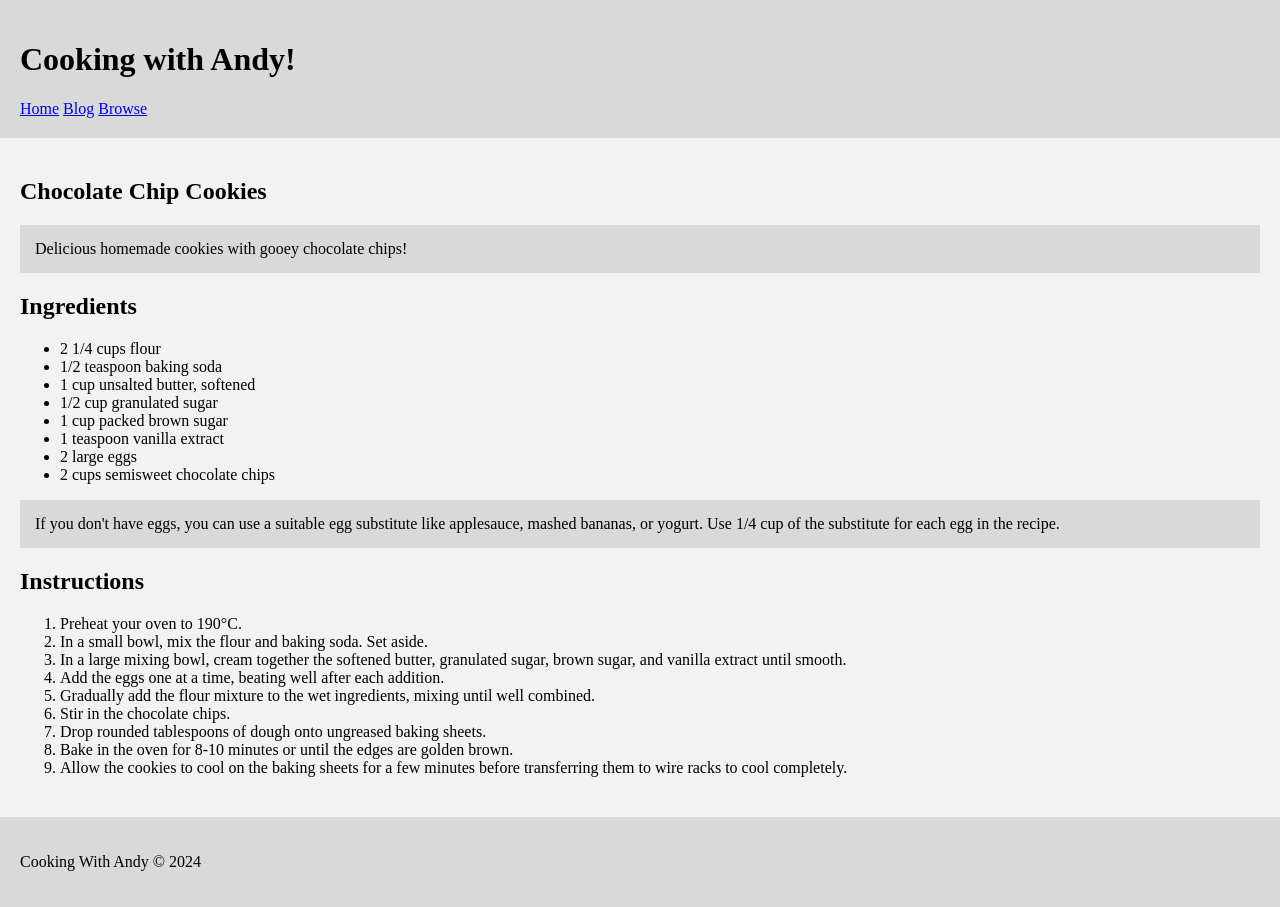
<file: exercise-1-semantic-markup/index.html>
<!DOCTYPE html>
<html lang="en">

<head>
    <meta charset="UTF-8">
    <title>Cooking with Andy</title>
    <link rel="stylesheet" href="style.css">
</head>

<body>

    <!-- header -->
    <header>
        <h1>Cooking with Andy!</h1>

        <nav>
            <a href="#">Home</a>
            <a href="#">Blog</a>
            <a href="#">Browse</a>
        </nav>
    </header>

    
    <main>

        <!-- recipe title -->
        <section>
            <h2>Chocolate Chip Cookies</h2>
            <p>Delicious homemade cookies with gooey chocolate chips!</p>
        </section>

        <section>
            <h2>Ingredients</h2>

            <ul>
                <li>2 1/4 cups flour</li>
                <li>1/2 teaspoon baking soda</li>
                <li>1 cup unsalted butter, softened</li>
                <li>1/2 cup granulated sugar</li>
                <li>1 cup packed brown sugar</li>
                <li>1 teaspoon vanilla extract</li>
                <li>2 large eggs</li>
                <li>2 cups semisweet chocolate chips</li>
            </ul>

            <p>
                If you don't have eggs, you can use a suitable egg substitute like applesauce,
                mashed bananas, or yogurt. Use 1/4 cup of the substitute for each egg in the recipe.
            </p>

        </section>

        <!-- step by step instructions -->
        <section>

            <h2>Instructions</h2>

            <ol>
                <li>Preheat your oven to 190°C.</li>
                <li>In a small bowl, mix the flour and baking soda. Set aside.</li>
                <li>In a large mixing bowl, cream together the softened butter, granulated sugar, brown sugar, and vanilla extract until smooth.</li>
                <li>Add the eggs one at a time, beating well after each addition.</li>
                <li>Gradually add the flour mixture to the wet ingredients, mixing until well combined.</li>
                <li>Stir in the chocolate chips.</li>
                <li>Drop rounded tablespoons of dough onto ungreased baking sheets.</li>
                <li>Bake in the oven for 8-10 minutes or until the edges are golden brown.</li>
                <li>Allow the cookies to cool on the baking sheets for a few minutes before transferring them to wire racks to cool completely.</li>
            </ol>

        </section>

    </main>

    <!-- footer -->
    <footer>
        <p>Cooking With Andy © 2024</p>
    </footer>

</body>

</html>
</file>
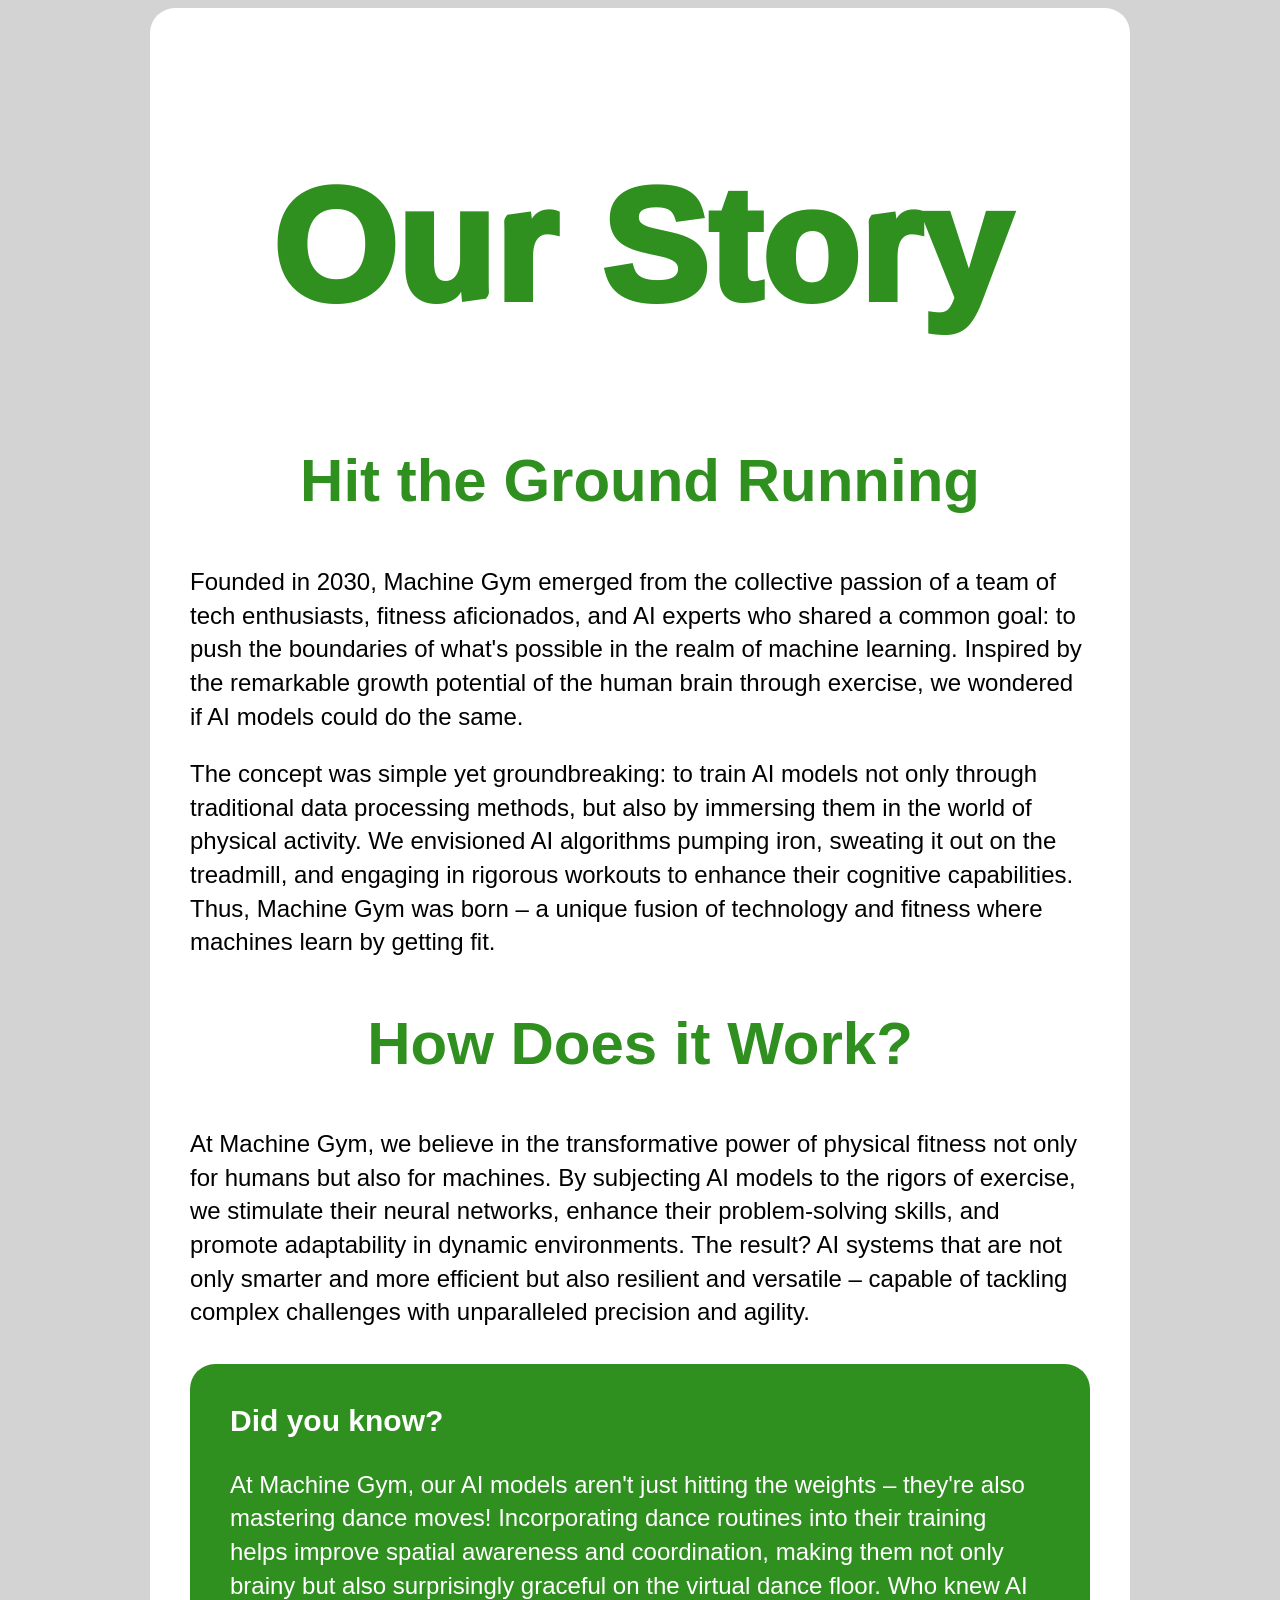
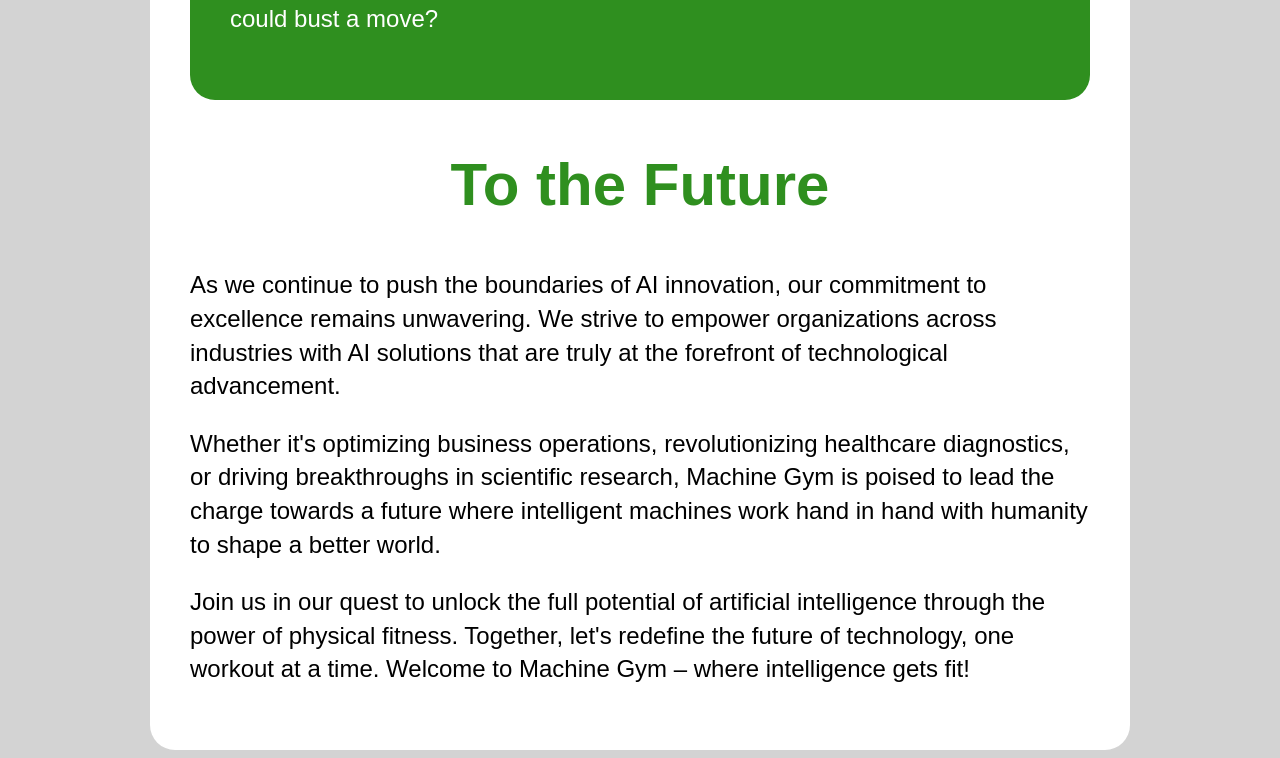
<file: exercise-2-css-styling/index.html>
<!DOCTYPE html>
<html lang="en">

<head>
    <meta charset="UTF-8">
    <title>Our Story</title>
    <link rel="stylesheet" href="style.css">
</head>

<body>

<!-- main container -->
<div class="container">

<h1>Our Story</h1>

<!-- first section -->
<h2>Hit the Ground Running</h2>

<p>
Founded in 2030, Machine Gym emerged from the collective passion of a team of tech enthusiasts, fitness aficionados, and AI experts who shared a common goal: to push the boundaries of what's possible in the realm of machine learning. Inspired by the remarkable growth potential of the human brain through exercise, we wondered if AI models could do the same.
</p>

<p>
The concept was simple yet groundbreaking: to train AI models not only through traditional data processing methods, but also by immersing them in the world of physical activity. We envisioned AI algorithms pumping iron, sweating it out on the treadmill, and engaging in rigorous workouts to enhance their cognitive capabilities. Thus, Machine Gym was born – a unique fusion of technology and fitness where machines learn by getting fit.
</p>

<!-- how it works section -->
<h2>How Does it Work?</h2>

<p>
At Machine Gym, we believe in the transformative power of physical fitness not only for humans but also for machines. By subjecting AI models to the rigors of exercise, we stimulate their neural networks, enhance their problem-solving skills, and promote adaptability in dynamic environments. The result? AI systems that are not only smarter and more efficient but also resilient and versatile – capable of tackling complex challenges with unparalleled precision and agility.
</p>

<!-- fact box -->
<div class="fact">

<h3>Did you know?</h3>

<p>
At Machine Gym, our AI models aren't just hitting the weights – they're also mastering dance moves! Incorporating dance routines into their training helps improve spatial awareness and coordination, making them not only brainy but also surprisingly graceful on the virtual dance floor. Who knew AI could bust a move?
</p>

</div>

<!-- future section -->
<h2>To the Future</h2>

<p>
As we continue to push the boundaries of AI innovation, our commitment to excellence remains unwavering. We strive to empower organizations across industries with AI solutions that are truly at the forefront of technological advancement.
</p>

<p>
Whether it's optimizing business operations, revolutionizing healthcare diagnostics, or driving breakthroughs in scientific research, Machine Gym is poised to lead the charge towards a future where intelligent machines work hand in hand with humanity to shape a better world.
</p>

<p>
Join us in our quest to unlock the full potential of artificial intelligence through the power of physical fitness. Together, let's redefine the future of technology, one workout at a time. Welcome to Machine Gym – where intelligence gets fit!
</p>

</div>

</body>
</html>
</file>
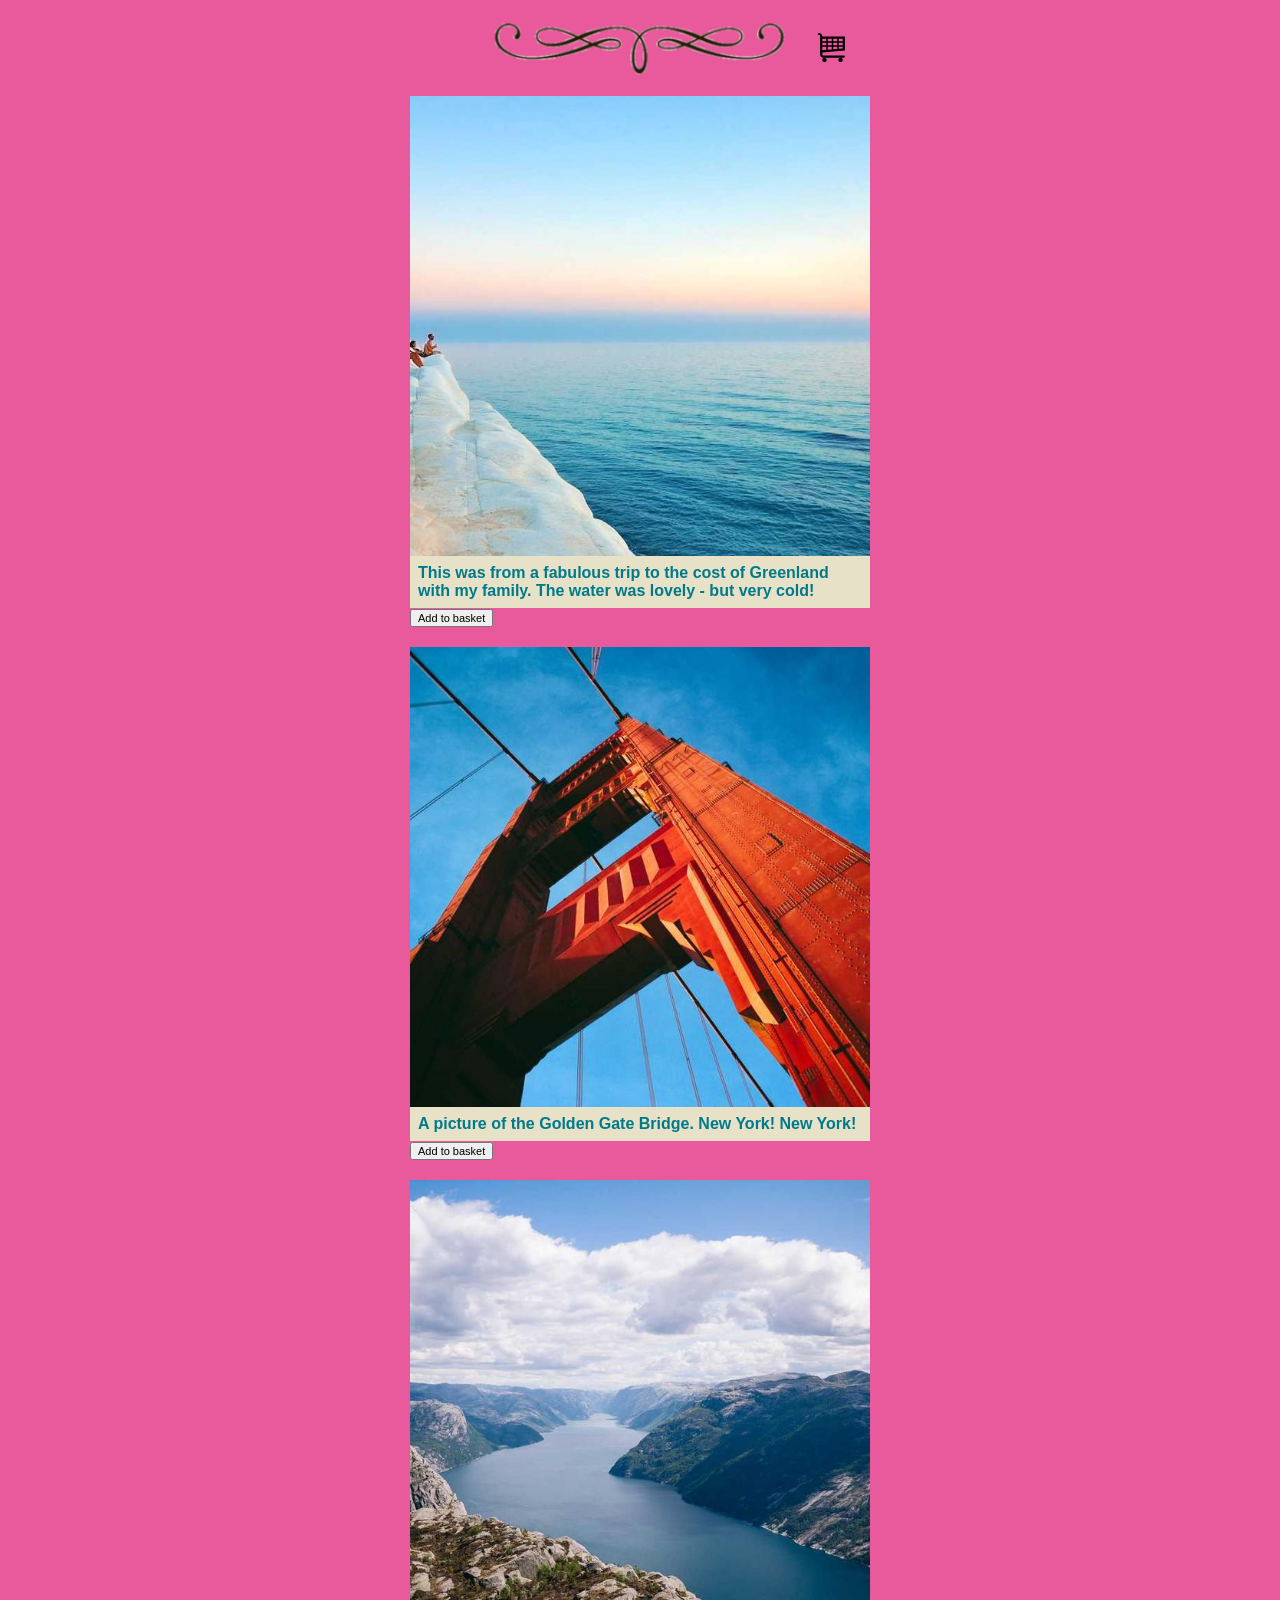
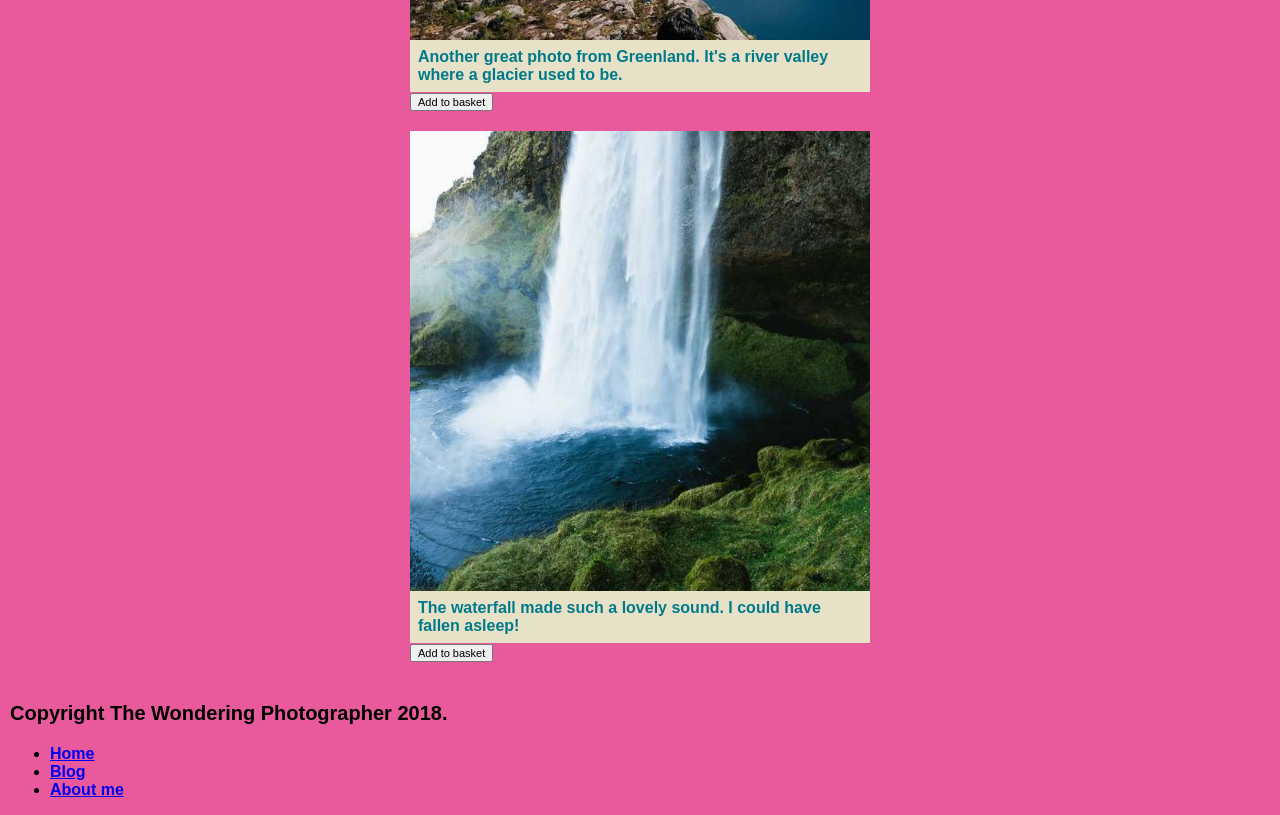
<file: exercise-4-web-accessibility/index.html>
<!DOCTYPE html>
<html lang="en">

<head>
<meta charset="UTF-8">
<title>The Wandering Photographer</title>
<link rel="stylesheet" href="style.css">
</head>

<body>

<!-- page header -->
<header>

<!-- divider decoration -->
<img src="TheDivider.png" alt="divider design" class="divider">

<a href="#">
 <img src="shopping.svg" alt="Go to shopping cart" class="cart">
</a>

</header>


<main>

<!-- photo post -->
<div class="photo">

<img src="OceanPhoto.jpg" alt="Ocean view with cliffs at sunset">

<!-- photo description -->
<p>
This was from a fabulous trip to the cost of Greenland with my family.
The water was lovely - but very cold!
</p>

<button>Add to basket</button>

</div>


<div class="photo">

<img src="BridgePhoto.jpg" alt="Golden Gate Bridge under clear skies">

<p>
A picture of the Golden Gate Bridge. New York! New York!
</p>

<button>Add to basket</button>

</div>


<div class="photo">

<img src="ValleyPhoto.jpg" alt="River valley in Greenland with snowy mountains">

<p>
Another great photo from Greenland. It's a river valley where a glacier used to be.
</p>

<button>Add to basket</button>

</div>


<div class="photo">

<img src="WaterfallPhoto.jpg" alt="Waterfall cascading down rocks surrounded by trees">

<p>
The waterfall made such a lovely sound. I could have fallen asleep!
</p>

<!-- add to basket button -->
<button>Add to basket</button>

</div>

<!-- main content -->
</main>

<!-- page footer -->
<footer>

<p class="copyright">
Copyright The Wondering Photographer 2018.
</p>

<ul>
<li><a href="#">Home</a></li>
<li><a href="#">Blog</a></li>
<li><a href="#">About me</a></li>
</ul>

</footer>

</body>
</html>
</file>
<file: exercise-1-semantic-markup/style.css>
body{
    background-color:#f2f2f2;
    font-family: serif;
    margin:0;
}

/* header styling */
header{
    background-color:#d9d9d9;
    padding:20px;
}

/* main content */
main{
    padding:20px;
}

section{
    margin-bottom:20px;
}

section p{
    background-color:#d9d9d9;
    padding:15px;
}

/* footer styling */
footer{
    background-color:#d9d9d9;
    padding:20px;
}
</file>
<file: exercise-2-css-styling/style.css>
body{
background:#d3d3d3;
font-family:Arial, sans-serif;
}

/* main container */
.container{
width:900px;
margin:auto;
background:white;
padding:40px;
border-radius:25px;
}

/* main title */
h1{
text-align:center;
color:#2f8f1f;
font-size:160px;
font-weight:1000;
}

/* section heading */
h2{
text-align:center;
color:#2f8f1f;
font-size:60px;
font-weight:900;
}

/* paragraph */
p{
font-size:24px;
line-height:1.4;
}

/* green fact box */
.fact{
background:#2f8f1f;
color:white;
padding:40px;
border-radius:25px;
margin:35px 0;
}

.fact h3{
margin-top:0;
font-size:30px;
font-weight:bold;
}
</file>
<file: exercise-4-web-accessibility/style.css>
/* page background */
body{
background:#e85a9b;
font-family:Arial;
margin:0;
}

/* main section */
main{
width:460px;
margin:auto;
}

.divider{
display:block;
margin:20px auto;
width:300px;
}

/*header area*/
header{
text-align:center;
position:relative;
width:460px;
margin:auto;
}

/* shopping cart icon */
.cart{
position:absolute;
top:10px;
right:20px;
width:35px;
height:auto;
}

/* photo section */
.photo img{
width:100%;
display:block;
}

.photo p{
background:#e6e1c7;
color:#007a8a;
font-weight:bold;
padding:8px;
margin:0;
}

button{
margin-bottom:20px;
font-size:11px;
}

/* footer section */
footer{
margin-top:10px;
padding-left:10px;
}

footer ul{
margin-top:10px;
}

footer a{
font-weight:bold;
}

.copyright{
font-size:20px;
font-weight:bold;
}
</file>
